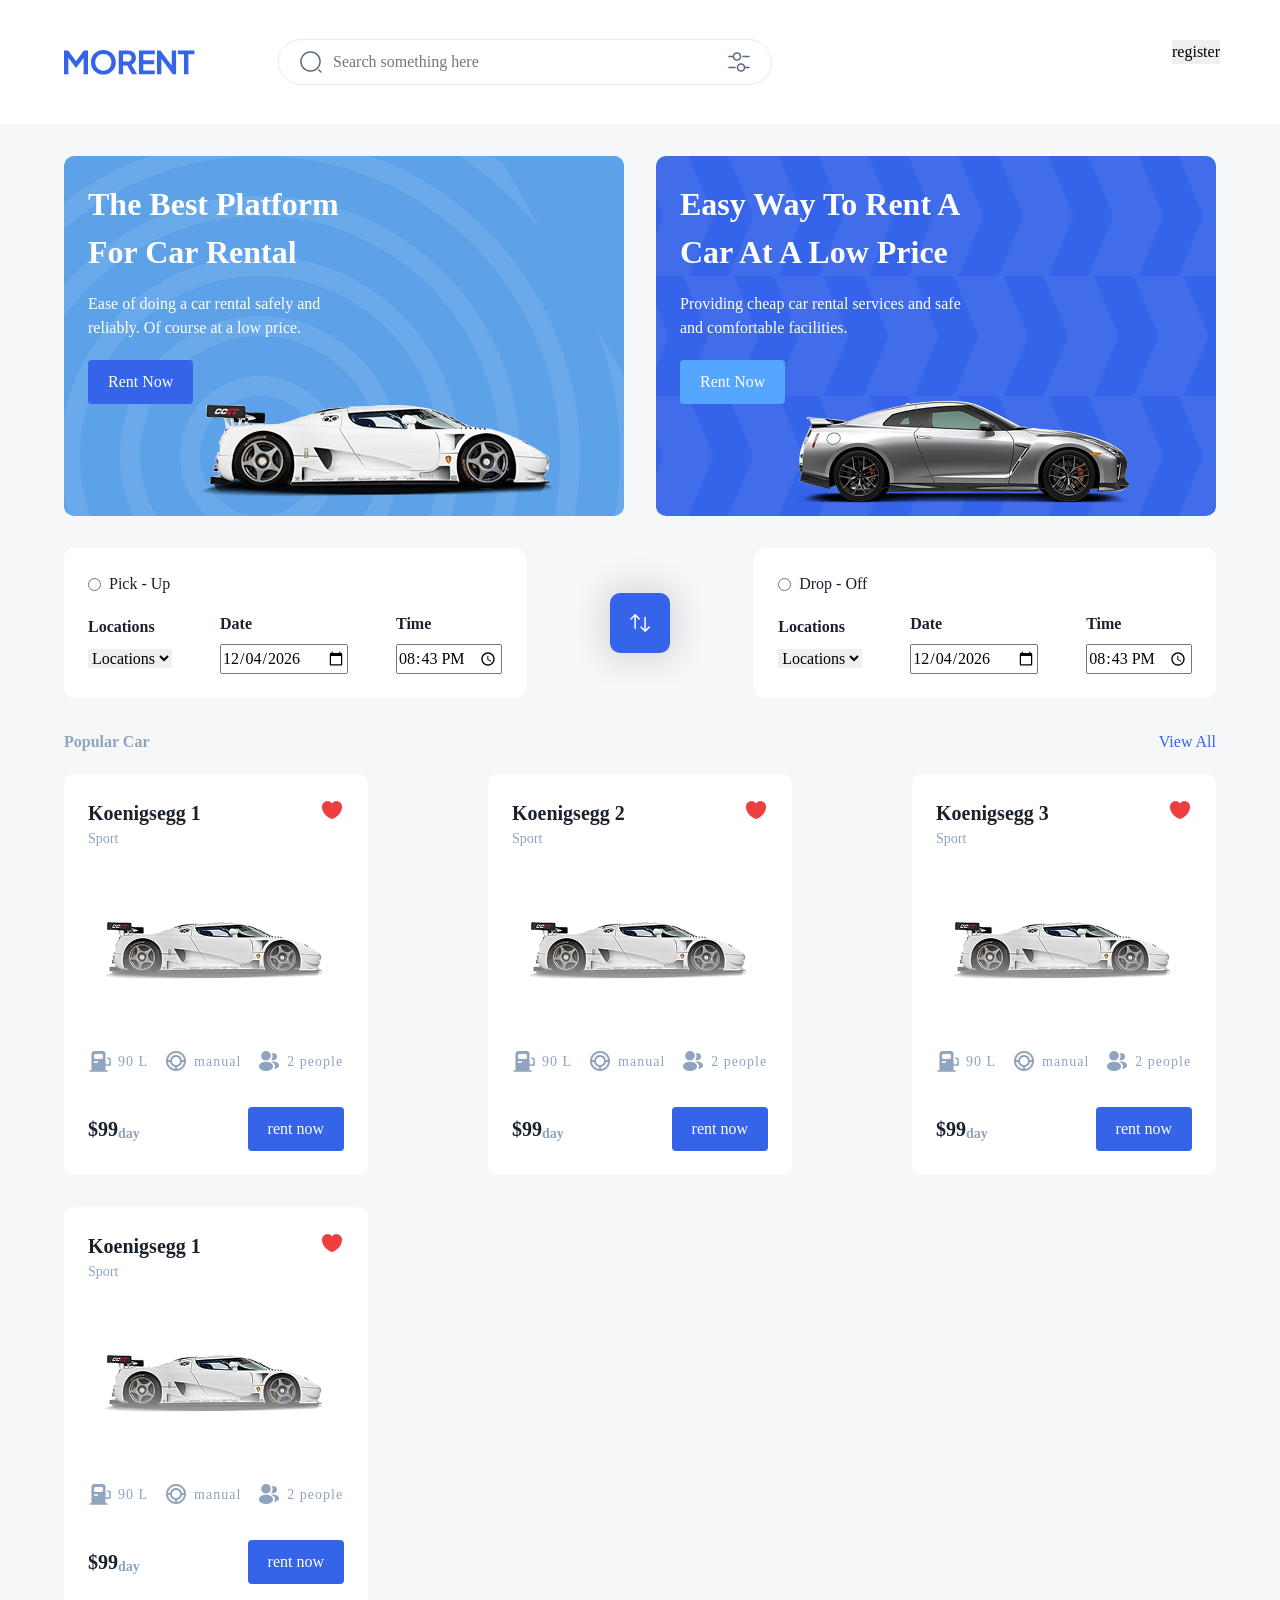
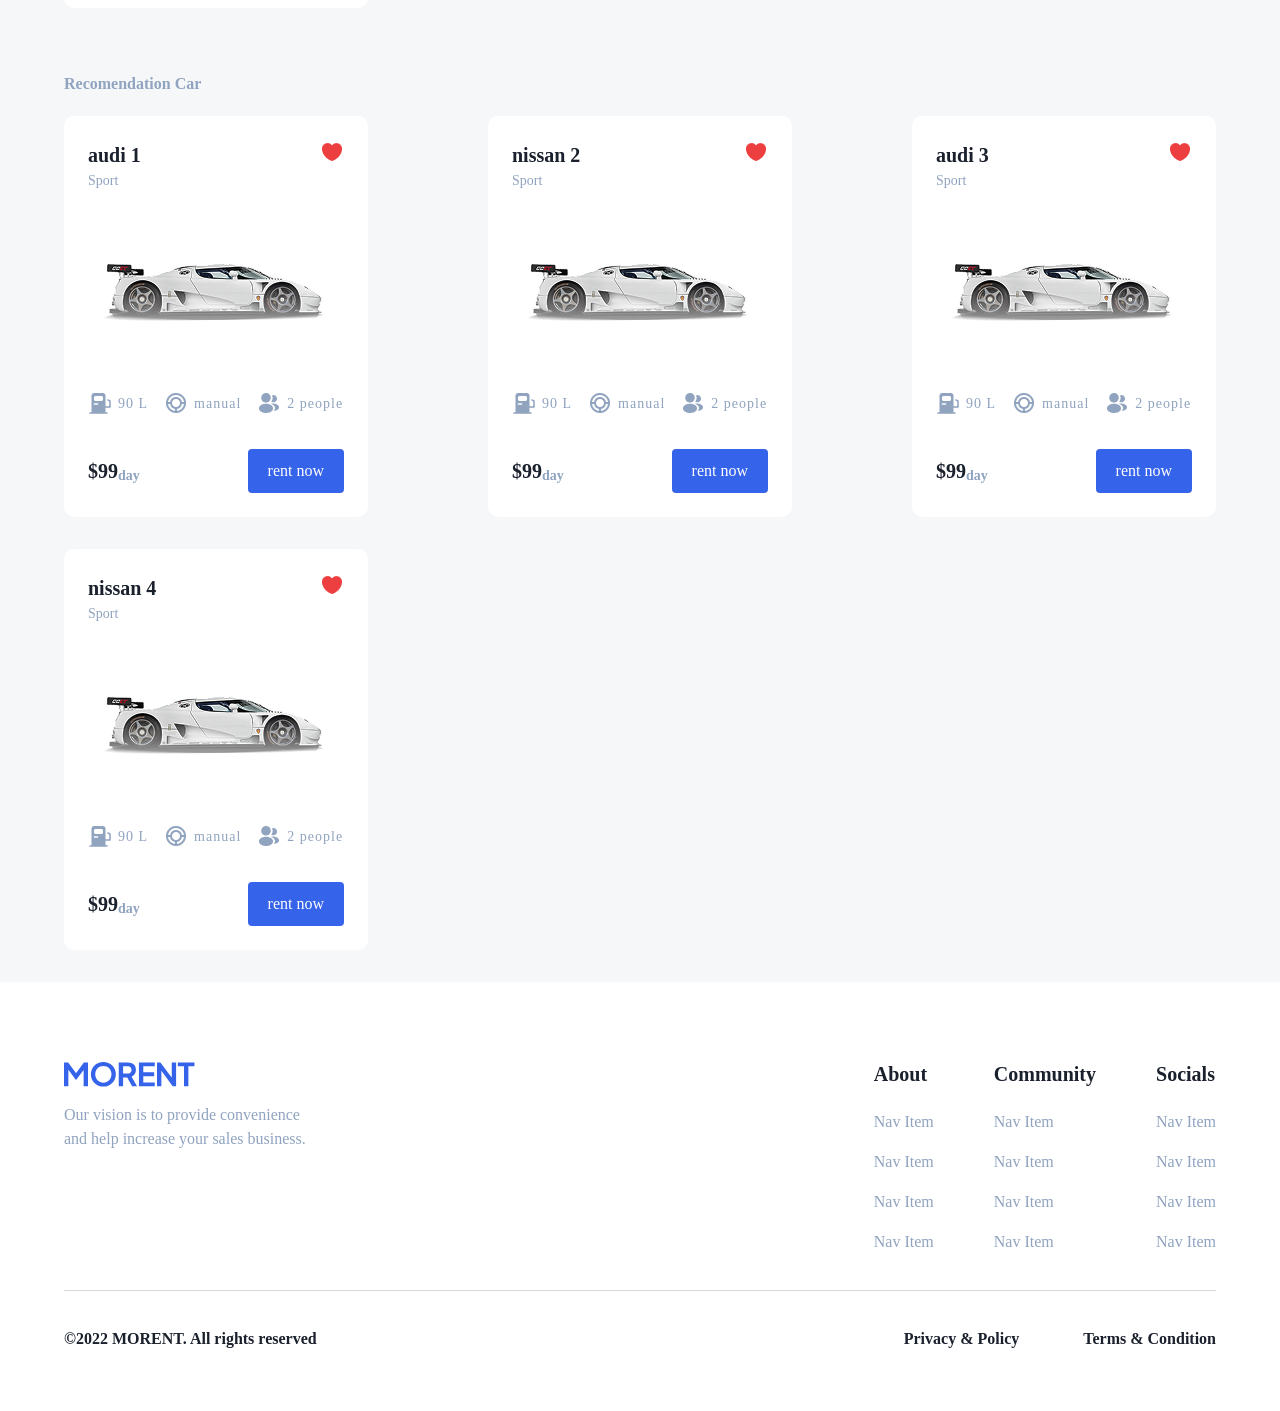
<file: index.html>
<!DOCTYPE html>
<html lang="en">

<head>
    <meta charset="UTF-8">
    <meta name="viewport" content="width=device-width, initial-scale=1.0">
    <title>Document</title>
    <link rel="stylesheet" href="assets/css/reset.css">
    <link rel="stylesheet" href="assets/css/style.css">
</head>

<body>
    <div class="container">
        <header>
            <div class="logo-search-wrapper">
                <div class="logo">
                    <a href="index.html">
                        <img src="assets/images/icons/logo.svg" alt="morent logo">
                    </a>
                </div>
                <div class="search">
                    <img src="assets/images/icons/search.png" alt="search icon">
                    <input type="text" placeholder="Search something here">
                    <a href="filter.html">
                        <img src="assets/images/icons/filter.png" alt="filter icon">
                    </a>
                </div>

            </div>
            <div class="cta-wrapper">
                <!-- <div class="cta">
                    <img src="assets/images/icons/heart.png" alt="heart icon">
                </div>
                <div class="cta">
                    <img src="assets/images/icons/notification.png" alt="notification icon">
                </div>
                <div class="cta">
                    <img src="assets/images/icons/settings.png" alt="settings icon">
                </div>
                <div id="mobile-menu" class="cta">
                    <img src="assets/images/icons/profile-picture.png" alt="profile picture">
                </div> -->
                <div class="cta">
                    <button type="button" id="regButton">
                        register
                    </button>
                </div>
            </div>

        </header>

    </div>

    <main>
        <div class="container">
            <section class="ads">
                <article class="ad">
                    <h2>The Best Platform for Car Rental</h2>
                    <p>Ease of doing a car rental safely and reliably. Of course at a low price.</p>
                    <button>rent now</button>
                    <img src="assets/images/ads/koenigsegg.png" alt="koenigsegg image">
                </article>
                <article class="ad">
                    <h2>Easy way to rent a car at a low price</h2>
                    <p>Providing cheap car rental services and safe and comfortable facilities.</p>
                    <button>rent now</button>
                    <img src="assets/images/ads/gtr.png" alt="nissan gtr image">
                </article>
            </section>
        </div>
        <div class="container">
            <section class="pickup-dropoff-filter">
                <form>
                    <div class="filters-wrapper pickup">
                        <div class="header">
                            <input id="pickup" type="radio">
                            <label for="pickup">pick - up</label>

                        </div>
                        <div class="body">
                            <div class="location filter">
                                <label for="cars">locations</label>
                                <select name="cars" id="cars">
                                    <option value="">Locations</option>
                                    <option value="volvo">Volvo</option>
                                    <option value="saab">Saab</option>
                                    <option value="opel">Opel</option>
                                    <option value="audi">Audi</option>
                                </select>
                            </div>
                            <div class="date filter">
                                <label for="date">date</label>
                                <input id="date" type="date">
                            </div>
                            <div class="time filter">
                                <label for="time">time</label>
                                <input id="time" type="time">
                            </div>
                        </div>
                    </div>
                    <button type="button">
                        <img src="assets/images/icons/swap.png" alt="swap icon">
                    </button>
                    <div class="filters-wrapper dropoff">
                        <div class="header">
                            <input id="dropoff" type="radio">
                            <label for="dropoff">drop - off</label>

                        </div>
                        <div class="body">
                            <div class="location filter">
                                <label for="cars">locations</label>
                                <select name="cars" id="cars">
                                    <option value="">Locations</option>
                                    <option value="volvo">Volvo</option>
                                    <option value="saab">Saab</option>
                                    <option value="opel">Opel</option>
                                    <option value="audi">Audi</option>
                                </select>
                            </div>
                            <div class="date filter">
                                <label for="date">date</label>
                                <input id="date" type="date">
                            </div>
                            <div class="time filter">
                                <label for="time">time</label>
                                <input id="time" type="time">
                            </div>
                        </div>
                    </div>

                </form>
            </section>

        </div>


        <div class="container">
            <section class="popular-car">
                <div class="header">
                    <h2>popular car</h2>
                    <a href="">view all</a>
                </div>
                <div class="wrapper">


                </div>

            </section>
        </div>

        <div class="container">
            <section class="recomendation-car">
                <div class="header">
                    <h2>recomendation car</h2>
                </div>
                <div class="wrapper">

                </div>

            </section>


        </div>





    </main>
    <div class="container">
        <footer>
            <div class="footer-inner-wrapper">
                <div class="footer-logo">
                    <a href="index.html">
                        <img src="assets/images/icons/logo.svg" alt="morent logo">
                    </a>
                    <p>Our vision is to provide convenience and help increase your sales business.</p>
                </div>
                <nav class="footer-nav">
                    <div class="nav-group about">
                        <h4>About</h4>
                        <ul>
                            <li><a href="#">nav item </a></li>
                            <li><a href="#">nav item </a></li>
                            <li><a href="#">nav item </a></li>
                            <li><a href="#">nav item </a></li>
                        </ul>
                    </div>
                    <div class="nav-group community">
                        <h4>Community</h4>
                        <ul>
                            <li><a href="#">nav item </a></li>
                            <li><a href="#">nav item </a></li>
                            <li><a href="#">nav item </a></li>
                            <li><a href="#">nav item </a></li>
                        </ul>
                    </div>
                    <div class="nav-group socials">
                        <h4>Socials</h4>
                        <ul>
                            <li><a href="#">nav item </a></li>
                            <li><a href="#">nav item </a></li>
                            <li><a href="#">nav item </a></li>
                            <li><a href="#">nav item </a></li>
                        </ul>
                    </div>

                </nav>
            </div>


            <div class="footer-inner-wrapper">
                <div class="copy">
                    <p>©2022 MORENT. All rights reserved</p>
                </div>
                <div class="privacy-policy">
                    <a href="#">Privacy & Policy</a>
                    <a href="#">Terms & Condition</a>
                </div>
            </div>
        </footer>

    </div>
    <script src="app.js" type="module"></script>
</body>

</html>
</file>
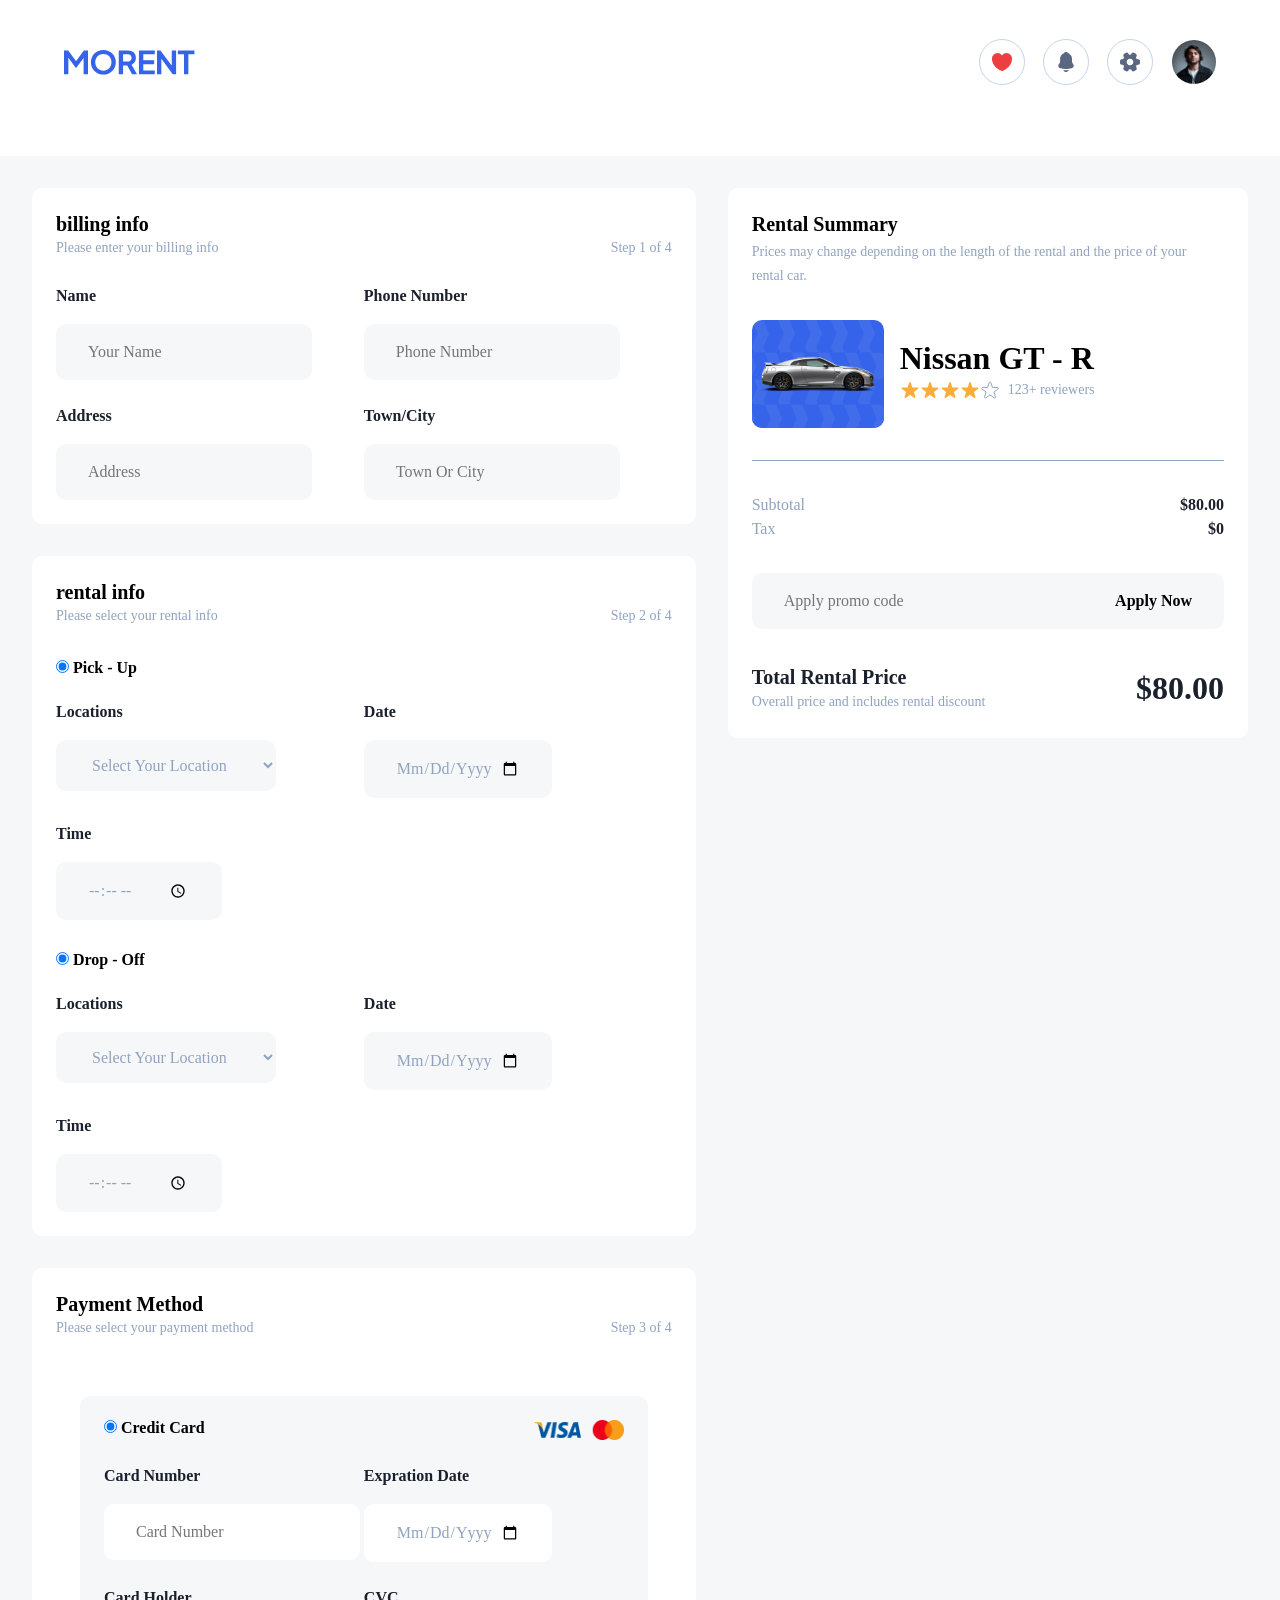
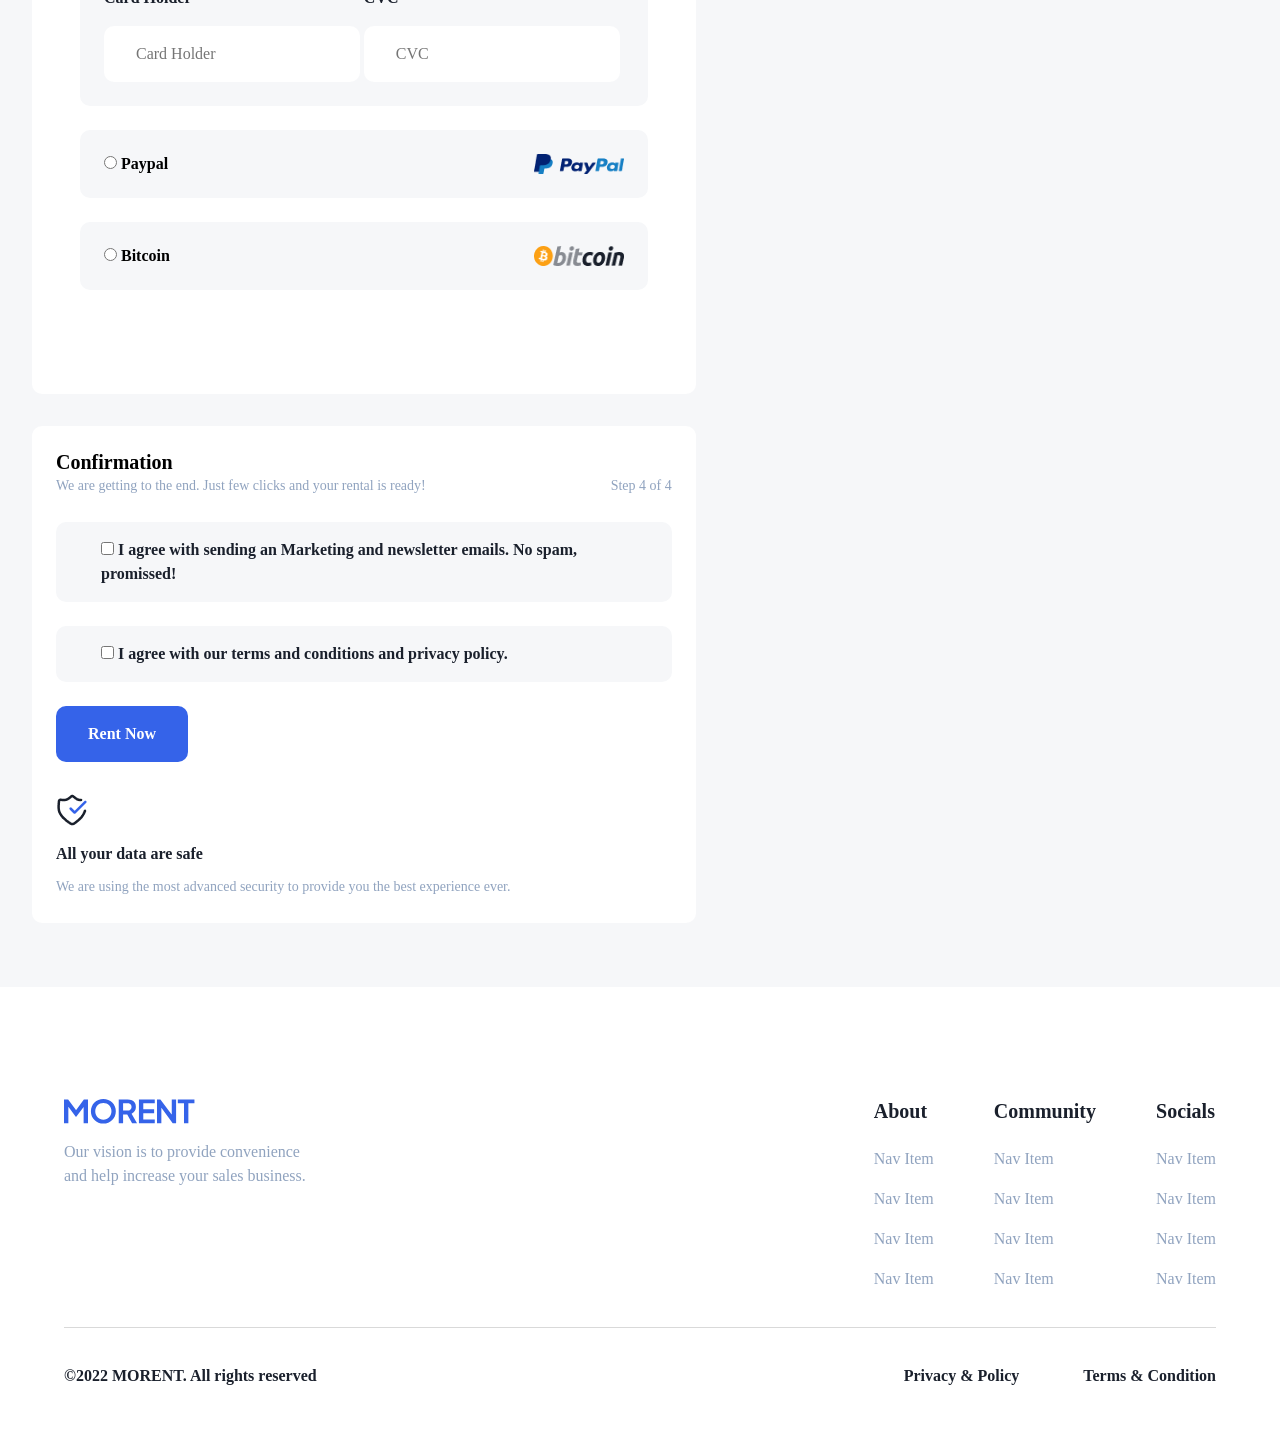
<file: checkout.html>
<!DOCTYPE html>
<html lang="en">

<head>
    <meta charset="UTF-8">
    <meta name="viewport" content="width=device-width, initial-scale=1.0">
    <title>Document</title>
    <link rel="stylesheet" href="assets/css/reset.css">
    <link rel="stylesheet" href="assets/css/style.css">
</head>

<body>
    <div class="container">
        <header>
            <div class="logo-search-wrapper">
                <div class="logo">
                    <a href="index.html">
                        <img src="assets/images/icons/logo.svg" alt="morent logo">
                    </a>
                </div>
            </div>
            <div class="cta-wrapper">
                <div class="cta">
                    <img src="assets/images/icons/heart.png" alt="heart icon">
                </div>
                <div class="cta">
                    <img src="assets/images/icons/notification.png" alt="notification icon">
                </div>
                <div class="cta">
                    <img src="assets/images/icons/settings.png" alt="settings icon">
                </div>
                <div id="mobile-menu" class="cta">
                    <img src="assets/images/icons/profile-picture.png" alt="profile picture">
                </div>
            </div>
        </header>
    </div>

    <section class="checkout">
        <main class="flex justify-center">
            <form>
                <fieldset>
                    <div>
                        <legend>billing info</legend>
                    </div>
                    <div class="flex justify-between ">
                        <p>Please enter your billing info</p>
                        <span>Step 1 of 4</span>
                    </div>

                    <div class="grid">
                        <div>
                            <label for="name">Name</label>
                            <input type="text" id="name" placeholder="Your name">
                        </div>
                        <div>
                            <label for="phone">Phone Number</label>
                            <input type="text" id="phone" placeholder="Phone number">
                        </div>
                        <div>
                            <label for="address">Address</label>
                            <input type="text" id="address" placeholder="Address">
                        </div>
                        <div>
                            <label for="city">Town/City</label>
                            <input type="text" id="city" placeholder="Town or City">
                        </div>

                    </div>

                </fieldset>
                <fieldset>
                    <div>
                        <legend>rental info</legend>
                    </div>

                    <div class="flex justify-between ">
                        <p>Please select your rental info</p>
                        <span>Step 2 of 4</span>
                    </div>
                    <div class="pickup-dropoff radio">
                        <input type="radio" id="pickup" checked>
                        <label for="pickup">pick - up</label>
                    </div>

                    <div class="grid">
                        <div>
                            <label for="location-pickup">locations</label>
                            <select id="location-pickup" name="location">
                                <option>Select your location</option>
                                <option>Tbilisi</option>
                                <option>Rustavi</option>
                                <option>Batumi</option>
                            </select>
                        </div>
                        <div>
                            <label for="date-pickup">date</label>
                            <input id="date-pickup" type="date">
                        </div>
                        <div>
                            <label for="time-pickup">Time</label>
                            <input id="time-pickupf" type="time" placeholder="select your time">
                        </div>
                    </div>

                    <div class=" pickup-dropoff radio">
                        <input type="radio" id="dropoff" checked>
                        <label for="dropoff">drop - off</label>
                    </div>

                    <div class="grid">
                        <div>
                            <label for="location-dropoff">locations</label>
                            <select id="location-dropoff" name="location">
                                <option>Select your location</option>
                                <option>Tbilisi</option>
                                <option>Rustavi</option>
                                <option>Batumi</option>
                            </select>
                        </div>
                        <div>
                            <label for="date-dropoff">date</label>
                            <input id="date-dropoff" type="date">
                        </div>
                        <div>
                            <label for="time-dropoff">Time</label>
                            <input id="time-dropoff" type="time" placeholder="select your time">
                        </div>
                    </div>

                </fieldset>
                <fieldset>
                    <div>
                        <legend>Payment Method</legend>
                    </div>
                    <div class="flex justify-between ">
                        <p>Please select your payment method</p>
                        <span>Step 3 of 4</span>
                    </div>
                    <div class="payment-methods">
                        <div class=" payment credit-card align-center">
                            <div class="flex justify-between">
                                <div class="radio">
                                    <input type="radio" id="pay" checked>
                                    <label for="pay">credit card</label>
                                </div>
                                <img src="assets/images/icons/visa.png" alt="visa logo">

                            </div>

                            <div class="grid">
                                <div>
                                    <label for="number">card number</label>
                                    <input type="text" id="number" placeholder="card number">
                                </div>
                                <div>
                                    <label for="expration">Expration Date</label>
                                    <input type="date" id="expration">
                                </div>
                                <div>
                                    <label for="holder">Card Holder</label>
                                    <input type="text" id="holder" placeholder="Card Holder">
                                </div>
                                <div>
                                    <label for="cvc">CVC</label>
                                    <input type="text" id="cvc" placeholder="CVC">
                                </div>
                            </div>
                        </div>

                        <div class=" payment paypal flex justify-between align-center">
                            <div class="radio">
                                <input type="radio" name="paypal" id="paypal" unchecked>
                                <label for="paypal">Paypal</label>
                            </div>
                            <img src="assets/images/icons/paypal.png" alt="paypal logo">
                        </div>

                        <div class="payment bitcoin flex justify-between align-center">
                            <div class="radio">
                                <input type="radio" name="bitcoin" id="bitcoin" unchecked>
                                <label for="bitcoin">Bitcoin</label>
                            </div>
                            <img src="assets/images/icons/bitcoin.png" alt="bitcoin logo">
                        </div>

                    </div>
                </fieldset>

                <fieldset>
                    <div>
                        <legend>Confirmation</legend>
                    </div>
                    <div class="flex justify-between ">
                        <p>We are getting to the end. Just few clicks and your rental is ready!</p>
                        <span>Step 4 of 4</span>
                    </div>
                    <div class="agree">
                        <input type="checkbox" name="agree" id="agree">
                        <label for="agree">I agree with sending an Marketing and newsletter emails. No spam,
                            promissed!</label>
                    </div>
                    <div class="agree">
                        <input type="checkbox" name="agree" id="agree">
                        <label for="agree">I agree with our terms and conditions and privacy policy.</label>
                    </div>

                    <button>rent now</button>
                    <div class="confirmed">
                        <img src="assets/images/icons/safety.png" alt="security safety icon">
                        <p>All your data are safe</p>
                        <span>We are using the most advanced security to provide you the best experience ever.</span>

                    </div>
                </fieldset>

            </form>

            <aside>
                <h3>
                    Rental Summary
                </h3>
                <p>
                    Prices may change depending on the length of the rental and the price of your rental car.
                </p>
                <div class="image-title-wrapper flex align-center">
                    <div class="thumbnail"><img src="assets/images/ads/gtr.png" alt="nissan gtr image"></div>
                    <div>
                        <h1>Nissan GT - R</h1>
                        <div class="rating flex align-center">
                            <div class="stars-wrapper flex">
                                <div class="star">
                                    <svg width="20" height="20" viewBox="0 0 20 20" fill="none"
                                        xmlns="http://www.w3.org/2000/svg">
                                        <path fill-rule="evenodd" clip-rule="evenodd"
                                            d="M9.16676 2.65838C9.22433 2.47584 9.33858 2.31641 9.49294 2.20324C9.64729 2.09007 9.8337 2.02905 10.0251 2.02905C10.2165 2.02905 10.4029 2.09007 10.5573 2.20324C10.7116 2.31641 10.8259 2.47584 10.8834 2.65838L12.4334 7.42505H17.4334C17.6317 7.41755 17.8269 7.47516 17.9893 7.58908C18.1517 7.70299 18.2724 7.86695 18.3329 8.05589C18.3933 8.24484 18.3903 8.44838 18.3242 8.63542C18.2581 8.82247 18.1325 8.98273 17.9668 9.09171L13.9084 12.0334L15.4584 16.8084C15.5197 16.9903 15.5213 17.187 15.4628 17.3698C15.4044 17.5526 15.2891 17.712 15.1336 17.8246C14.9782 17.9372 14.7908 17.9972 14.5989 17.9958C14.407 17.9944 14.2205 17.9316 14.0668 17.8167L10.0001 14.8417L5.94176 17.7917C5.78802 17.9066 5.60157 17.9694 5.40963 17.9708C5.2177 17.9722 5.03034 17.9122 4.87491 17.7996C4.71948 17.687 4.60412 17.5276 4.54569 17.3448C4.48725 17.162 4.4888 16.9653 4.5501 16.7834L6.1001 12.0084L2.04176 9.06671C1.876 8.95773 1.75047 8.79747 1.68437 8.61042C1.61826 8.42338 1.6152 8.21984 1.67566 8.03089C1.73612 7.84195 1.85678 7.67799 2.0192 7.56408C2.18161 7.45016 2.37686 7.39255 2.5751 7.40005H7.5751L9.16676 2.65838Z"
                                            fill="#FBAD39" />
                                    </svg>

                                </div>
                                <div class="star">
                                    <svg width="20" height="20" viewBox="0 0 20 20" fill="none"
                                        xmlns="http://www.w3.org/2000/svg">
                                        <path fill-rule="evenodd" clip-rule="evenodd"
                                            d="M9.16676 2.65838C9.22433 2.47584 9.33858 2.31641 9.49294 2.20324C9.64729 2.09007 9.8337 2.02905 10.0251 2.02905C10.2165 2.02905 10.4029 2.09007 10.5573 2.20324C10.7116 2.31641 10.8259 2.47584 10.8834 2.65838L12.4334 7.42505H17.4334C17.6317 7.41755 17.8269 7.47516 17.9893 7.58908C18.1517 7.70299 18.2724 7.86695 18.3329 8.05589C18.3933 8.24484 18.3903 8.44838 18.3242 8.63542C18.2581 8.82247 18.1325 8.98273 17.9668 9.09171L13.9084 12.0334L15.4584 16.8084C15.5197 16.9903 15.5213 17.187 15.4628 17.3698C15.4044 17.5526 15.2891 17.712 15.1336 17.8246C14.9782 17.9372 14.7908 17.9972 14.5989 17.9958C14.407 17.9944 14.2205 17.9316 14.0668 17.8167L10.0001 14.8417L5.94176 17.7917C5.78802 17.9066 5.60157 17.9694 5.40963 17.9708C5.2177 17.9722 5.03034 17.9122 4.87491 17.7996C4.71948 17.687 4.60412 17.5276 4.54569 17.3448C4.48725 17.162 4.4888 16.9653 4.5501 16.7834L6.1001 12.0084L2.04176 9.06671C1.876 8.95773 1.75047 8.79747 1.68437 8.61042C1.61826 8.42338 1.6152 8.21984 1.67566 8.03089C1.73612 7.84195 1.85678 7.67799 2.0192 7.56408C2.18161 7.45016 2.37686 7.39255 2.5751 7.40005H7.5751L9.16676 2.65838Z"
                                            fill="#FBAD39" />
                                    </svg>

                                </div>
                                <div class="star">
                                    <svg width="20" height="20" viewBox="0 0 20 20" fill="none"
                                        xmlns="http://www.w3.org/2000/svg">
                                        <path fill-rule="evenodd" clip-rule="evenodd"
                                            d="M9.16676 2.65838C9.22433 2.47584 9.33858 2.31641 9.49294 2.20324C9.64729 2.09007 9.8337 2.02905 10.0251 2.02905C10.2165 2.02905 10.4029 2.09007 10.5573 2.20324C10.7116 2.31641 10.8259 2.47584 10.8834 2.65838L12.4334 7.42505H17.4334C17.6317 7.41755 17.8269 7.47516 17.9893 7.58908C18.1517 7.70299 18.2724 7.86695 18.3329 8.05589C18.3933 8.24484 18.3903 8.44838 18.3242 8.63542C18.2581 8.82247 18.1325 8.98273 17.9668 9.09171L13.9084 12.0334L15.4584 16.8084C15.5197 16.9903 15.5213 17.187 15.4628 17.3698C15.4044 17.5526 15.2891 17.712 15.1336 17.8246C14.9782 17.9372 14.7908 17.9972 14.5989 17.9958C14.407 17.9944 14.2205 17.9316 14.0668 17.8167L10.0001 14.8417L5.94176 17.7917C5.78802 17.9066 5.60157 17.9694 5.40963 17.9708C5.2177 17.9722 5.03034 17.9122 4.87491 17.7996C4.71948 17.687 4.60412 17.5276 4.54569 17.3448C4.48725 17.162 4.4888 16.9653 4.5501 16.7834L6.1001 12.0084L2.04176 9.06671C1.876 8.95773 1.75047 8.79747 1.68437 8.61042C1.61826 8.42338 1.6152 8.21984 1.67566 8.03089C1.73612 7.84195 1.85678 7.67799 2.0192 7.56408C2.18161 7.45016 2.37686 7.39255 2.5751 7.40005H7.5751L9.16676 2.65838Z"
                                            fill="#FBAD39" />
                                    </svg>

                                </div>
                                <div class="star">
                                    <svg width="20" height="20" viewBox="0 0 20 20" fill="none"
                                        xmlns="http://www.w3.org/2000/svg">
                                        <path fill-rule="evenodd" clip-rule="evenodd"
                                            d="M9.16676 2.65838C9.22433 2.47584 9.33858 2.31641 9.49294 2.20324C9.64729 2.09007 9.8337 2.02905 10.0251 2.02905C10.2165 2.02905 10.4029 2.09007 10.5573 2.20324C10.7116 2.31641 10.8259 2.47584 10.8834 2.65838L12.4334 7.42505H17.4334C17.6317 7.41755 17.8269 7.47516 17.9893 7.58908C18.1517 7.70299 18.2724 7.86695 18.3329 8.05589C18.3933 8.24484 18.3903 8.44838 18.3242 8.63542C18.2581 8.82247 18.1325 8.98273 17.9668 9.09171L13.9084 12.0334L15.4584 16.8084C15.5197 16.9903 15.5213 17.187 15.4628 17.3698C15.4044 17.5526 15.2891 17.712 15.1336 17.8246C14.9782 17.9372 14.7908 17.9972 14.5989 17.9958C14.407 17.9944 14.2205 17.9316 14.0668 17.8167L10.0001 14.8417L5.94176 17.7917C5.78802 17.9066 5.60157 17.9694 5.40963 17.9708C5.2177 17.9722 5.03034 17.9122 4.87491 17.7996C4.71948 17.687 4.60412 17.5276 4.54569 17.3448C4.48725 17.162 4.4888 16.9653 4.5501 16.7834L6.1001 12.0084L2.04176 9.06671C1.876 8.95773 1.75047 8.79747 1.68437 8.61042C1.61826 8.42338 1.6152 8.21984 1.67566 8.03089C1.73612 7.84195 1.85678 7.67799 2.0192 7.56408C2.18161 7.45016 2.37686 7.39255 2.5751 7.40005H7.5751L9.16676 2.65838Z"
                                            fill="#FBAD39" />
                                    </svg>

                                </div>
                                <div class="star">
                                    <svg width="20" height="20" viewBox="0 0 20 20" fill="none"
                                        xmlns="http://www.w3.org/2000/svg">
                                        <path fill-rule="evenodd" clip-rule="evenodd"
                                            d="M9.16676 2.65838C9.22433 2.47584 9.33858 2.31641 9.49294 2.20324C9.64729 2.09007 9.8337 2.02905 10.0251 2.02905C10.2165 2.02905 10.4029 2.09007 10.5573 2.20324C10.7116 2.31641 10.8259 2.47584 10.8834 2.65838L12.4334 7.42505H17.4334C17.6317 7.41755 17.8269 7.47516 17.9893 7.58908C18.1517 7.70299 18.2724 7.86695 18.3329 8.05589C18.3933 8.24484 18.3903 8.44838 18.3242 8.63542C18.2581 8.82247 18.1325 8.98273 17.9668 9.09171L13.9084 12.0334L15.4584 16.8084C15.5197 16.9903 15.5213 17.187 15.4628 17.3698C15.4044 17.5526 15.2891 17.712 15.1336 17.8246C14.9782 17.9372 14.7908 17.9972 14.5989 17.9958C14.407 17.9944 14.2205 17.9316 14.0668 17.8167L10.0001 14.8417L5.94176 17.7917C5.78802 17.9066 5.60157 17.9694 5.40963 17.9708C5.2177 17.9722 5.03034 17.9122 4.87491 17.7996C4.71948 17.687 4.60412 17.5276 4.54569 17.3448C4.48725 17.162 4.4888 16.9653 4.5501 16.7834L6.1001 12.0084L2.04176 9.06671C1.876 8.95773 1.75047 8.79747 1.68437 8.61042C1.61826 8.42338 1.6152 8.21984 1.67566 8.03089C1.73612 7.84195 1.85678 7.67799 2.0192 7.56408C2.18161 7.45016 2.37686 7.39255 2.5751 7.40005H7.5751L9.16676 2.65838Z"
                                            fill="transparent" stroke="#90A3BF" stroke-width="1" />
                                    </svg>


                                </div>
                            </div>
                            <div class="reviewers-count flex align-center">
                                <span class="amount">123</span>
                                <span>+ reviewers</span>
                            </div>
                        </div>
                    </div>
                </div>
                <div class="rental-price">
                    <div class="subtotal flex justify-between">
                        <span>Subtotal</span>
                        <span>$80.00</span>
                    </div>
                    <div class="tax flex justify-between">
                        <span>Tax</span>
                        <span>$0</span>
                    </div>

                </div>
                <div class="promo-wrapper flex">
                    <input type="text" placeholder="Apply promo code">
                    <button>apply now</button>
                </div>
                <div class="total-price flex justify-between align-center">
                    <div>
                        <p>Total Rental Price</p>
                        <span>Overall price and includes rental discount</span>
                    </div>
                    <span>$80.00</span>
                </div>

            </aside>
        </main>
    </section>

    <div class="container">
        <footer>
            <div class="footer-inner-wrapper">
                <div class="footer-logo">
                    <a href="index.html">
                        <img src="assets/images/icons/logo.svg" alt="morent logo">
                    </a>
                    <p>Our vision is to provide convenience and help increase your sales business.</p>
                </div>
                <nav class="footer-nav">
                    <div class="nav-group about">
                        <h4>About</h4>
                        <ul>
                            <li><a href="#">nav item </a></li>
                            <li><a href="#">nav item </a></li>
                            <li><a href="#">nav item </a></li>
                            <li><a href="#">nav item </a></li>
                        </ul>
                    </div>
                    <div class="nav-group community">
                        <h4>Community</h4>
                        <ul>
                            <li><a href="#">nav item </a></li>
                            <li><a href="#">nav item </a></li>
                            <li><a href="#">nav item </a></li>
                            <li><a href="#">nav item </a></li>
                        </ul>
                    </div>
                    <div class="nav-group socials">
                        <h4>Socials</h4>
                        <ul>
                            <li><a href="#">nav item </a></li>
                            <li><a href="#">nav item </a></li>
                            <li><a href="#">nav item </a></li>
                            <li><a href="#">nav item </a></li>
                        </ul>
                    </div>

                </nav>
            </div>


            <div class="footer-inner-wrapper">
                <div class="copy">
                    <p>©2022 MORENT. All rights reserved</p>
                </div>
                <div class="privacy-policy">
                    <a href="#">Privacy & Policy</a>
                    <a href="#">Terms & Condition</a>
                </div>
            </div>
        </footer>

    </div>

    <script src="app.js"></script>

</body>

</html>
</file>
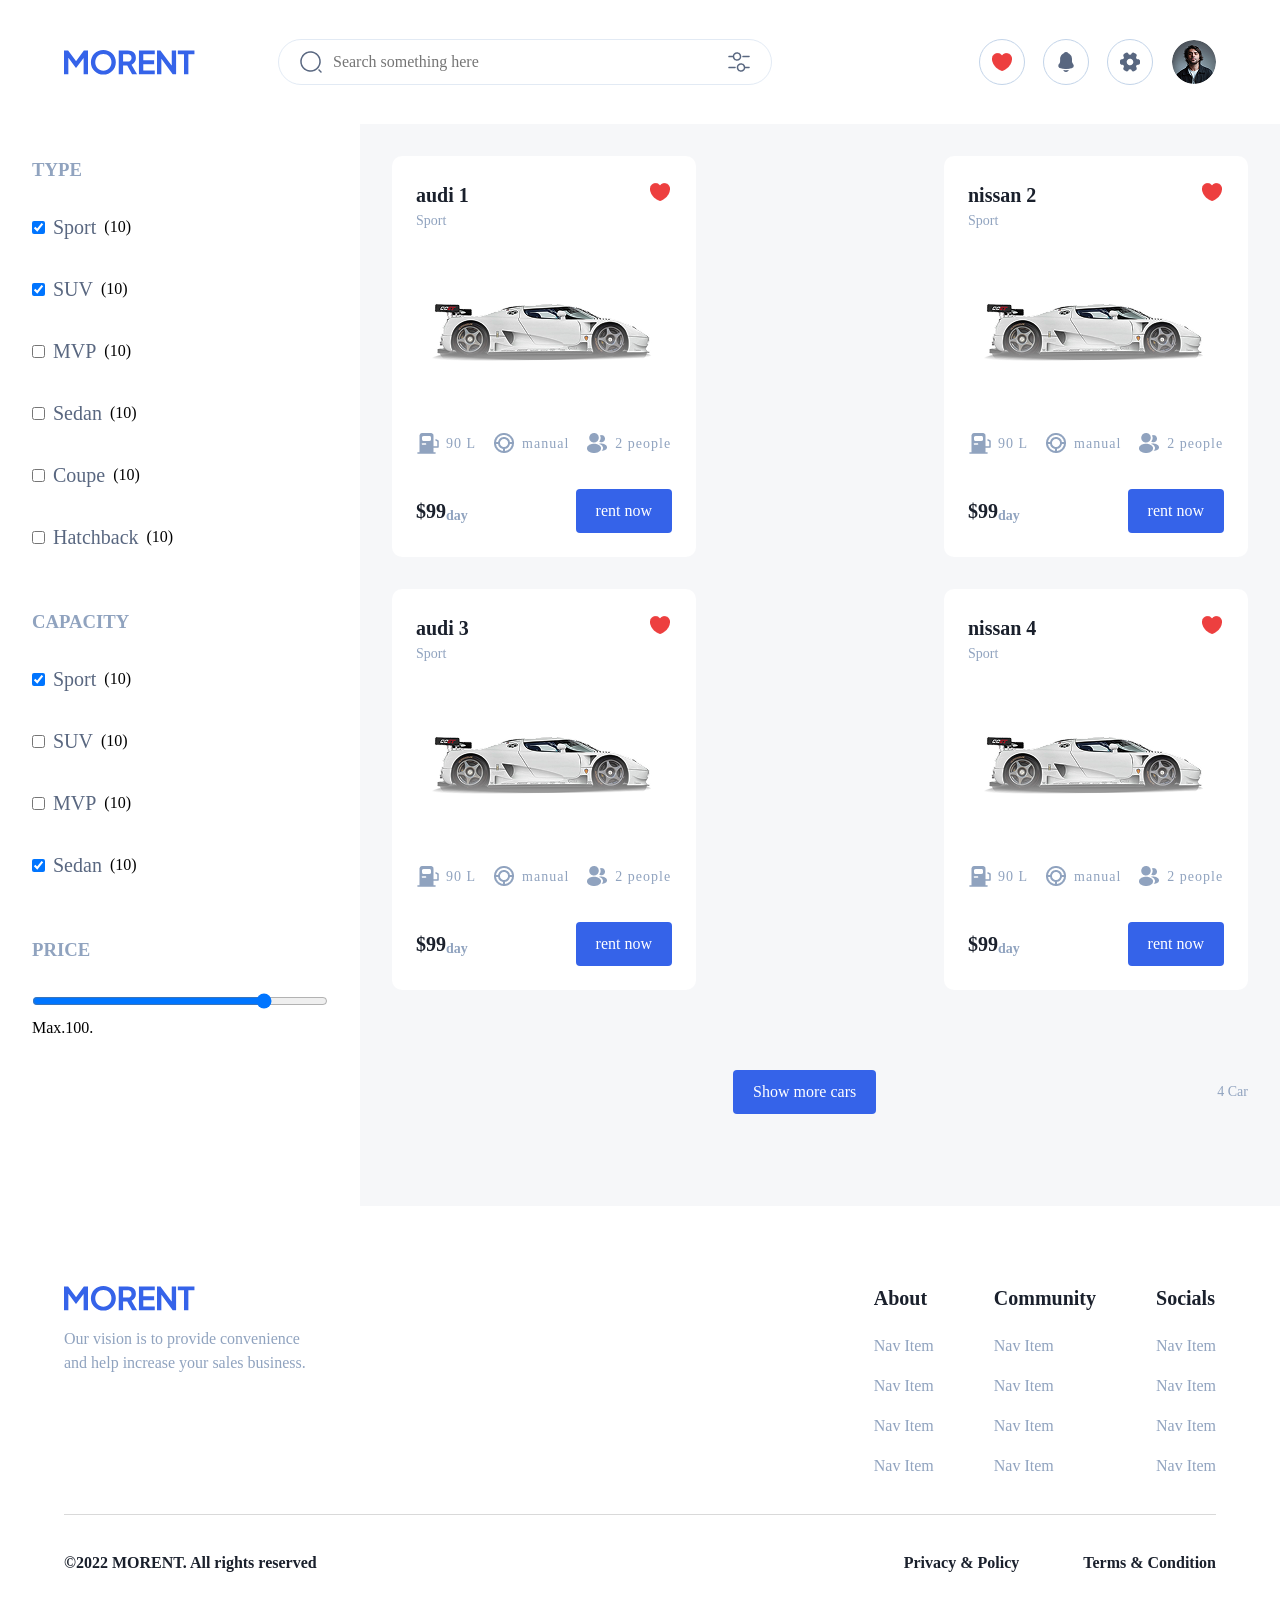
<file: filter.html>
<!DOCTYPE html>
<html lang="en">

<head>
    <meta charset="UTF-8">
    <meta name="viewport" content="width=device-width, initial-scale=1.0">
    <title>Document</title>
    <link rel="stylesheet" href="assets/css/reset.css">
    <link rel="stylesheet" href="assets/css/style.css">
</head>

<body>
    <div class="container">
        <header>
            <div class="logo-search-wrapper">
                <div class="logo">
                    <a href="index.html">
                        <img src="assets/images/icons/logo.svg" alt="morent logo">
                    </a>
                </div>
                <div class="search">
                    <img src="assets/images/icons/search.png" alt="search icon">
                    <input type="text" placeholder="Search something here" id="search">
                    <a href="filter.html">

                        <img src="assets/images/icons/filter.png" alt="filter icon">
                    </a>
                </div>

            </div>
            <div class="cta-wrapper">
                <div class="cta">
                    <img src="assets/images/icons/heart.png" alt="heart icon">
                </div>
                <div class="cta">
                    <img src="assets/images/icons/notification.png" alt="notification icon">
                </div>
                <div class="cta">
                    <img src="assets/images/icons/settings.png" alt="settings icon">
                </div>
                <div id="mobile-menu" class="cta">
                    <img src="assets/images/icons/profil.png" alt="profile icon">
                </div>
            </div>

        </header>

    </div>
    <main class="flex">
        <aside>
            <form>
                <div class="filters type">
                    <h3>type</h3>
                    <div class="wrapper">
                        <div>
                            <input type="checkbox" id="sport" checked>
                            <label for="sport">Sport </label>
                            <span>(10)</span>
                        </div>
                        <div>
                            <input type="checkbox" id="suv" checked>
                            <label for="suv">SUV</label>
                            <span>(10)</span>
                        </div>
                        <div>
                            <input type="checkbox" id="mvp">
                            <label for="mvp">MVP</label>
                            <span>(10)</span>
                        </div>
                        <div>
                            <input type="checkbox" id="sedan">
                            <label for="sedan">Sedan</label>
                            <span>(10)</span>
                        </div>
                        <div>
                            <input type="checkbox" id="coupe">
                            <label for="coupe">Coupe</label>
                            <span>(10)</span>
                        </div>
                        <div>
                            <input type="checkbox" id="hatchback">
                            <label for="hatchback">Hatchback</label>
                            <span>(10)</span>
                        </div>

                    </div>
                </div>

                <div class="filters capacity">
                    <h3>capacity</h3>
                    <div class="wrapper">
                        <div>
                            <input type="checkbox" id="2person" checked>
                            <label for="2person">Sport </label>
                            <span>(10)</span>
                        </div>
                        <div>
                            <input type="checkbox" id="4person">
                            <label for="4person">SUV</label>
                            <span>(10)</span>
                        </div>
                        <div>
                            <input type="checkbox" id="6person">
                            <label for="6person">MVP</label>
                            <span>(10)</span>
                        </div>
                        <div>
                            <input type="checkbox" id="8person" checked>
                            <label for="8person">Sedan</label>
                            <span>(10)</span>
                        </div>


                    </div>



                </div>

                <div class="filters price">
                    <h3>price</h3>
                    <input type="range" name="" id="" value="80">
                    <span>Max.100.</span>

                </div>


            </form>

        </aside>

        <section page="filter" class="filter">
            <div class="wrapper">


            </div>

            <footer>
                <button>
                    Show more cars
                </button>
                <div class="counter-wrapper">
                    <span class="counter-value">120</span>
                    <span class="counter-text">Car</span>
                </div>

            </footer>
        </section>

    </main>
    <div class="container">
        <footer>
            <div class="footer-inner-wrapper">
                <div class="footer-logo">
                    <a href="index.html">
                        <img src="assets/images/icons/logo.svg" alt="morent logo">
                    </a>
                    <p>Our vision is to provide convenience and help increase your sales business.</p>
                </div>
                <nav class="footer-nav">
                    <div class="nav-group about">
                        <h4>About</h4>
                        <ul>
                            <li><a href="#">nav item </a></li>
                            <li><a href="#">nav item </a></li>
                            <li><a href="#">nav item </a></li>
                            <li><a href="#">nav item </a></li>
                        </ul>
                    </div>
                    <div class="nav-group community">
                        <h4>Community</h4>
                        <ul>
                            <li><a href="#">nav item </a></li>
                            <li><a href="#">nav item </a></li>
                            <li><a href="#">nav item </a></li>
                            <li><a href="#">nav item </a></li>
                        </ul>
                    </div>
                    <div class="nav-group socials">
                        <h4>Socials</h4>
                        <ul>
                            <li><a href="#">nav item </a></li>
                            <li><a href="#">nav item </a></li>
                            <li><a href="#">nav item </a></li>
                            <li><a href="#">nav item </a></li>
                        </ul>
                    </div>

                </nav>
            </div>


            <div class="footer-inner-wrapper">
                <div class="copy">
                    <p>©2022 MORENT. All rights reserved</p>
                </div>
                <div class="privacy-policy">
                    <a href="#">Privacy & Policy</a>
                    <a href="#">Terms & Condition</a>
                </div>
            </div>
        </footer>

    </div>
    <script src="app.js" type="module"></script>

</body>

</html>
</file>
<file: assets/css/style.css>
:root {
    --primary-color: #3563E9;
    --secondary-color: #90A3BF;
    --info-color: #54A6FF;
    --white-color: #fff;
    --black-color: #000;
    --background-color: rgba(246, 247, 249, 1);
    --text-dark: #1A202C;
}

body {}

.container {
    max-width: 1312px;
    margin-inline: auto;
    width: 90%;
}

.flex {
    display: flex;
}

.justify-between {
    justify-content: space-between;
}

.justify-center {
    justify-content: center;
}

.justify-end {
    justify-content: flex-end;
}

.align-center {
    align-items: center;
}

.flex-wrap {
    flex-wrap: wrap;
}

header {
    display: flex;
    justify-content: space-between;
    align-items: center;
    padding-block: 40px;

    .logo-search-wrapper {
        display: flex;
        gap: 84px;
        align-items: center;
    }

    .search {
        display: flex;
        align-items: center;
        gap: 10px;
        padding: 10px 20px;
        width: 492px;
        outline: 1px solid #c3d4e97c;
        border-radius: 70px;

        img {
            cursor: pointer;
        }

        input {
            border: none;
            flex-grow: 1;

            &:focus {
                outline: none;
            }
        }
    }

    .cta-wrapper {
        display: flex;
        gap: 20px;
        align-items: center;

        .cta {
            flex-shrink: 0;
            padding: 10px;
            outline: 1px solid #C3D4E9;
            border-radius: 50%;
            cursor: pointer;

            img {
                width: 24px;
                height: 24px;
            }

            &:last-of-type {
                padding: 0;
                outline: none;
                width: 44px;
                height: 44px;

                img {
                    width: 100%;
                    height: 100%;
                    border-radius: inherit;
                }
            }
        }
    }
}

main {
    background-color: var(--background-color);

}

section.ads {
    display: flex;
    justify-content: space-between;
    gap: 2rem;

    article {
        position: relative;
        padding: 24px;
        border-radius: 10px;
        color: var(--white-color);
        width: 640px;
        height: 360px;
        overflow: hidden;

        &:hover {
            img {
                animation: moveRight 1.5s ease-in-out forwards;
            }
        }

        h2,
        p {
            position: relative;
            max-width: 284px;
            line-height: 150%;
            z-index: 2;
        }

        h2 {
            font-size: 32px;
            text-transform: capitalize;
            margin-bottom: 1rem;
        }

        p {
            margin-bottom: 20px;
        }

        button {
            position: relative;
            color: var(--white-color);
            padding: 10px 20px;
            line-height: 150%;
            text-transform: capitalize;
            border-radius: 4px;
            transition: all 0.3s ease;
            z-index: 2;

            &:hover {
                animation: shake .3s;
                animation-iteration-count: infinite;
            }
        }
    }

    article:first-of-type {
        background: repeating-radial-gradient(circle at 35% calc(100% - 60px), rgba(255, 255, 255, 0.08) 0px, rgba(255, 255, 255, 0.08) 20px, transparent 2px, transparent 60px), #5da2e8;

        button {
            background-color: var(--primary-color);
        }

        &::after {
            position: absolute;
            top: 0;
            right: 0;
            display: inline-block;
            content: '';
            width: 0;
            height: 0;
            border-left: 75px solid transparent;
            border-right: 125px solid #5da2e8;
            border-bottom: 220px solid transparent;
            background: none;
        }
    }

    article:last-of-type {
        position: relative;
        --width: 640px;
        --height: 360px;
        width: var(--width);
        height: var(--height);
        background-color: #3563E9;
        background-image: url(../images/icons/rectangle.svg);
        background-size: 90px 120px;
        background-position-x: -25px;

        &::after {
            position: absolute;
            top: 50%;
            left: 0;
            right: 0;
            transform: translateY(-50%);
            content: "";
            background-color: inherit;
            background-image: inherit;
            background-size: inherit;
            background-position-x: 20px;
            width: inherit;
            height: calc(var(--height) / 3);
            display: inline-block;
            z-index: 1;
        }

        button {
            background-color: var(--info-color);
        }
    }

    img {
        position: absolute;
        left: 55%;
        bottom: 10px;
        transform: translateX(-50%);
    }
}


section.pickup-dropoff-filter {
    padding-block: 0;

    form {
        display: flex;
        justify-content: space-between;
        align-items: center;
        flex-wrap: wrap;
        gap: 30px;

        .filters-wrapper {
            background-color: var(--white-color);
            padding: 24px;
            border-radius: 10px;

            label {
                font-size: 1rem;
                line-height: 150%;
                color: var(--text-dark);
            }

            .header {
                margin-bottom: 1rem;
                display: flex;
                align-items: center;
                gap: 8px;

                &>label {
                    text-transform: capitalize;
                }

            }

            .body {
                display: flex;
                align-items: center;
                justify-content: space-between;
                gap: 48px;

                .filter {
                    &>label {
                        display: block;
                        text-transform: capitalize;
                        font-weight: bold;
                        margin-bottom: 8px;
                    }

                    select {
                        border: none;
                    }
                }
            }
        }

        button {
            background-color: var(--primary-color);
            padding: 18px;
            border-radius: 10px;
            border: none;
            box-shadow: 0px 0px 30px 10px rgba(0, 0, 0, 0.1);
            cursor: pointer;

            img {
                display: block;
            }
        }
    }

}

section {
    padding-block: 2rem;

    &:not(:last-of-type) {
        margin-bottom: 2rem;
    }

    &>.header {
        display: flex;
        justify-content: space-between;
        align-items: center;
        margin-bottom: 20px;

        h2 {
            color: var(--secondary-color);
            text-transform: capitalize;
            font-size: 1rem;
        }

        a {
            color: var(--primary-color);
            text-transform: capitalize;
        }
    }

    .wrapper {
        display: flex;
        flex-wrap: wrap;
        justify-content: space-between;
        gap: 2rem;


        .card {
            width: 304px;
            padding: 24px;
            background-color: var(--white-color);
            border-radius: 10px;



            .header {
                display: flex;
                justify-content: space-between;
                align-items: flex-start;

                div {
                    h3 {
                        color: var(--text-dark);
                        font-size: 20px;
                    }

                    p {
                        color: var(--secondary-color);
                        font-size: 14px;
                    }
                }

            }

            .image {
                position: relative;
                display: flex;
                justify-content: center;
                padding-block: 64px;

                &::after {
                    content: '';
                    display: block;
                    position: absolute;
                    width: 100%;
                    height: 65px;
                    transform: translateY(40%);
                    background: linear-gradient(0deg, #ffffff, #ffffff00);
                }
            }

            .spesifications {
                display: flex;
                gap: 1rem;

                &>div {
                    display: flex;
                    gap: 6px;
                    align-items: center;

                    span {
                        color: var(--secondary-color);
                        font-size: 14px;
                        font-weight: 500;
                        letter-spacing: 1px;
                        line-height: 150%;
                    }
                }

            }

            .footer {
                display: flex;
                justify-content: space-between;
                align-items: center;
                margin-top: 34px;

                .price-wrapper {
                    display: flex;

                    span {
                        display: block;
                        font-size: 20px;
                        font-weight: bold;
                        color: var(--text-dark);

                        &:last-child {
                            color: var(--secondary-color);
                            font-size: 14px;
                            align-self: flex-end;
                        }
                    }
                }

                .rent-now {
                    a {
                        display: block;
                        padding: 10px 20px;
                        background-color: var(--primary-color);
                        color: var(--white-color);
                        border-radius: 4px;
                        text-decoration: none;
                    }
                }
            }
        }
    }

    footer {
        display: flex;
        align-items: center;
        justify-content: center;

        button {
            display: block;
            padding: 10px 20px;
            background-color: var(--primary-color);
            color: var(--white-color);
            border-radius: 4px;
            text-decoration: none;
            margin-left: auto;
        }

        .counter-wrapper {
            color: var(--secondary-color);
            font-size: 14px;
            margin-left: auto;
        }

    }

    &[page="filter"] {
        padding-inline: 2rem;
    }
}





aside {

    padding: 2rem;
    background-color: var(--white-color);

    form {
        .filters {
            &:not(:last-child) {
                margin-bottom: 56px;

            }

            h3 {
                margin-bottom: 28px;
                color: var(--secondary-color);
                text-transform: uppercase;
            }


            .wrapper {
                &>div {
                    display: flex;
                    gap: .5rem;
                    align-items: center;

                    &:not(:last-child) {
                        margin-bottom: 2rem;

                    }

                    input {}

                    label {
                        color: #596780;
                        font-size: 20px;
                    }

                    span {}
                }
            }
        }

        .price {
            input {
                width: 296px;
            }
        }
    }
}

/* product-details page */

section.details-page {
    padding: 2rem;


    .details {
        &>div {
            padding: 0;
            gap: 2rem;


            .image-gallery {
                article.preview {
                    --width: 492px;
                    --height: 360px;
                    background-color: #3563E9;
                    background-image: url(../images/icons/rectangle.svg);
                    background-size: 90px 120px;
                    background-position-x: -25px;

                    position: relative;
                    padding: 24px;
                    border-radius: 10px;
                    color: var(--white-color);
                    width: var(--width);
                    height: var(--height);
                    overflow: hidden;

                    &:hover {
                        img {
                            animation: moveRight 1.5s ease-in-out forwards;
                        }
                    }

                    h2,
                    p {
                        position: relative;
                        max-width: 284px;
                        line-height: 150%;
                        z-index: 2;
                    }

                    h2 {
                        font-size: 32px;
                        text-transform: capitalize;
                        margin-bottom: 1rem;
                    }

                    p {
                        margin-bottom: 20px;
                    }


                    &::after {
                        position: absolute;
                        top: 50%;
                        left: 0;
                        right: 0;
                        transform: translateY(-50%);
                        content: "";
                        background-color: inherit;
                        background-image: inherit;
                        background-size: inherit;
                        background-position-x: 20px;
                        width: inherit;
                        height: calc(var(--height) / 3);
                        display: inline-block;
                        z-index: 1;
                    }

                    &>img {
                        position: absolute;
                        left: 55%;
                        bottom: 10px;
                        transform: translateX(-50%);
                        z-index: 2;
                    }
                }
            }

            .thumbnails {
                margin-top: 1.5rem;
                gap: 1.5rem;

                .thumbnail {

                    --width: 148px;
                    --height: 124px;
                    border-radius: 10px;
                    width: var(--width);
                    height: var(--height);
                    cursor: pointer;
                    transition-duration: .3s;


                    img {
                        width: 100%;
                        height: 100%;
                        object-fit: cover;
                        border-radius: 10px;
                    }

                    &:first-of-type {
                        position: relative;

                        background-color: #3563E9;
                        background-image: url(../images/icons/rectangle.svg);
                        background-size: 26.5px calc(var(--height)/4);
                        background-position-x: -5px;
                        overflow: hidden;

                        img {
                            object-fit: contain;
                            position: relative;
                            z-index: 2;
                        }

                        &::before {
                            position: absolute;
                            top: 46px;
                            left: 0;
                            right: 0;
                            transform: translateY(-50%);
                            content: "";
                            background-color: inherit;
                            background-image: inherit;
                            background-size: inherit;
                            background-position-x: 35px;
                            width: inherit;
                            height: calc(var(--height) / 4);
                            display: inline-block;
                            z-index: 1;
                        }

                        &::after {
                            position: absolute;
                            /* top: calc(var(--height)/3); */
                            bottom: -17px;
                            left: 0;
                            right: 0;
                            transform: translateY(-50%);
                            content: "";
                            background-color: inherit;
                            background-image: inherit;
                            background-size: inherit;
                            background-position-x: 8px;
                            width: inherit;
                            height: calc(var(--height) / 4);
                            display: inline-block;
                            z-index: 1;
                        }
                    }

                    &:hover {
                        transform: scale(0.9);
                        box-shadow: 0 0 0 8px white, 0 0 0 11px var(--primary-color);
                    }
                }
            }

            .description {
                padding: 24px;
                background-color: var(--white-color);
                border-radius: 10px;
                max-width: 492px;

                .description-header {

                    h1 {
                        font-size: 32px;
                        color: var(--text-dark);
                        font-weight: 700;
                        line-height: 150%;
                        letter-spacing: -3%;
                    }

                    button.favorite {
                        height: fit-content;
                        background-color: transparent;
                    }

                    .rating {
                        margin-top: 10px;
                        gap: 8px;

                        .stars-wrapper {
                            gap: 2px;

                            .star {}

                        }

                        .reviewers-count {
                            font-weight: 500;
                            fsont-size: 14px;
                            color: var(--secondary-color);

                            span.amount {}

                            span {
                                text-transform: capitalize;
                            }
                        }
                    }
                }

                p {
                    margin-block: 2rem;
                    font-size: 20px;
                    font-weight: 400;
                    line-height: 200%;
                    letter-spacing: -2%;
                    color: var(--secondary-color);
                    max-height: 120px;
                    overflow-y: auto;
                }

                .specifications {
                    display: grid;
                    grid-template-columns: 1fr 1fr;
                    grid-template-rows: 1fr 1fr;
                    column-gap: 44px;
                    row-gap: 10px;
                    line-height: 150%;
                    font-size: 20px;
                    letter-spacing: -2%;
                    text-transform: capitalize;

                    .property {
                        color: var(--secondary-color);
                    }

                    .value {
                        color: var(--text-dark);
                        font-weight: 600;
                    }

                }

                .description-footer {
                    margin-top: 68px;

                    .price {
                        &>div>span {
                            &:first-of-type {
                                font-weight: 700;
                                font-size: 28px;
                                letter-spacing: 0;
                                line-height: 100%;
                            }

                            &:last-of-type {
                                font-weight: 700;
                                font-size: 16px;
                                letter-spacing: 0;
                                line-height: 100%;
                                color: var(--secondary-color);
                                align-self: flex-end;
                            }
                        }

                        span.old-price {
                            font-weight: 700;
                            font-size: 16px;
                            letter-spacing: 0;
                            line-height: 100%;
                            color: var(--secondary-color);
                            text-decoration: line-through;
                        }
                    }

                    a {
                        color: var(--white-color);
                        padding: 10px 20px;
                        line-height: 150%;
                        text-transform: capitalize;
                        border-radius: 4px;
                        background-color: var(--primary-color);
                    }
                }
            }
        }

        section.reviews {

            padding: 24px;
            margin-block: 2rem;
            background-color: var(--white-color);
            border-radius: 10px;
            max-width: 1016px;
            margin-inline: auto;

            .reviews-header {
                margin-bottom: 2rem;
                gap: 12px;

                h2 {
                    font-size: 20px;
                    font-weight: 600;
                    line-height: 100%;
                    letter-spacing: -2%;
                    color: var(--text-dark);
                }

                span {
                    padding: 6px 12px;
                    background-color: var(--primary-color);
                    border-radius: 4px;
                    color: var(--white-color);
                    font-size: 14px;
                    font-weight: 700;

                }
            }

            .reviews-wrapper {

                li {

                    article {

                        --image-size: 56px;
                        margin-bottom: 24px;
                        letter-spacing: -2%;
                        line-height: 150%;
                        font-size: 14px;
                        color: var(--secondary-color);

                        .article-header {
                            margin-bottom: 12px;

                            .reviewer {
                                gap: 1rem;

                                img {
                                    width: var(--image-size);
                                    height: var(--image-size);
                                    border-radius: 50%;
                                }

                                div {
                                    h3 {
                                        margin-bottom: .5rem;
                                        font-weight: 700;
                                        letter-spacing: -3%;
                                        font-size: 20px;
                                        color: var(--text-dark);
                                        text-transform: capitalize;
                                    }

                                    span {}

                                }
                            }

                            .date-rating-wrapper {
                                span {
                                    margin-bottom: 0.5rem;
                                }

                                .stars-wrapper {
                                    gap: 2px;
                                }
                            }
                        }

                        p {
                            margin-left: calc(var(--image-size) + 1rem);
                            line-height: 200%;
                            font-weight: 400;
                        }
                        button.read-more-btn {
                            display: none;
                            margin: 0;
                            
                        }

                    }
                }


            }

            button {
                gap: 0.5rem;
                padding: 10px 20px;
                font-weight: 600;
                line-height: 150%;
                letter-spacing: -2%;
                color: var(--secondary-color);
                margin-inline: auto;
                background: none;
            }
        }

    }
}




footer {
    padding-block: 80px 60px;
    line-height: 150%;
    letter-spacing: -2%;
    font-size: 1rem;

    .footer-inner-wrapper {
        display: flex;
        justify-content: space-between;
        flex-wrap: wrap;
        gap: 30px;

        .footer-logo {
            P {
                width: 247px;
                font-weight: 500;
                color: var(--secondary-color);
                margin-top: 16px;

            }
        }

        .footer-nav {
            display: flex;
            gap: 60px;
            flex-wrap: wrap;

            .nav-group {

                text-transform: capitalize;

                h4 {
                    margin-bottom: 24px;
                    font-size: 20px;
                    font-weight: 600;
                    color: var(--text-dark);




                }

                ul {
                    li {
                        &:not(:last-of-type) {
                            margin-bottom: 1rem;
                        }

                        a {

                            font-weight: 500;
                            color: var(--secondary-color);

                        }

                    }

                }
            }
        }

        .copy {
            p {
                color: var(--text-dark);
                font-weight: 600;

            }

        }

        .privacy-policy {
            a {
                color: var(--text-dark);
                font-weight: 600;

                &:first-of-type {
                    margin-right: 60px;
                }

            }
        }

        &:first-of-type {
            margin-bottom: 36px;
            border-bottom: 1px solid #13131329;
            padding-bottom: 36px;

        }
    }

}



/* checkout form */

section.checkout {
    main {
        padding: 32px;
        background-color: var(--background-color);
        gap: 2rem;

        form {
            fieldset {
                margin-bottom: 32px;
                border-radius: 10px;
                padding: 24px;
                border: none;
                background-color: var(--white-color);
                line-height: 150%;

                legend {
                    font-size: 20px;
                    letter-spacing: -3%;
                    font-weight: 700;
                }

                p,
                span {
                    font-size: 14px;
                    font-weight: 500;
                    letter-spacing: -2%;
                    color: var(--secondary-color);
                }


                .grid {
                    display: grid;
                    grid-template-columns: repeat(2, 1fr);

                    label {
                        color: var(--text-dark);
                        font-weight: 600;
                        letter-spacing: -2%;
                        display: block;
                        text-transform: capitalize;
                        padding-block: 24px 16px;

                    }

                    input,
                    select {
                        border: none;
                        border-radius: 10px;
                        background-color: var(--background-color);
                        padding: 1rem 2rem;
                        color: var(--secondary-color);
                        text-transform: capitalize;
                    }

                }

                /* pickup section */
                .radio {
                    font-size: 1rem;
                    letter-spacing: -2%;
                    font-weight: 600;
                    line-height: 100%;
                    text-transform: capitalize;
                }

                .pickup-dropoff {
                    padding-top: 32px;
                }

                /* payment section */
                .payment-methods {
                    background-color: var(--white-color);
                    margin-block: 32px;
                    padding: 24px;
                    border-radius: 10px;

                    input,
                    select {
                        background-color: var(--white-color);
                    }

                    .payment {
                        background-color: var(--background-color);
                        margin-bottom: 24px;
                        padding: 24px;
                        border-radius: 10px;

                        img {
                            width: 90px;
                            height: 20px;
                        }

                        ;
                    }

                }

                /* confirmation */
                .agree {
                    background-color: var(--background-color);
                    padding: 1rem 45px;
                    margin-block: 24px;
                    border-radius: 10px;

                    label {
                        color: var(--text-dark);
                        font-weight: 600;
                        letter-spacing: -2%;
                        line-height: 150%;
                    }
                }

                button {
                    background-color: var(--primary-color);
                    padding: 1rem 2rem;
                    color: var(--white-color);
                    font-size: 16px;
                    font-weight: 600;
                    letter-spacing: -2%;
                    line-height: 150%;
                    border-radius: 10px;
                    text-transform: capitalize;
                }

                .confirmed {
                    letter-spacing: -2%;
                    line-height: 150%;

                    img {
                        margin-block: 2rem 1rem;
                    }

                    p {
                        color: var(--text-dark);
                        font-weight: 600;
                        font-size: 16px;
                        padding-bottom: 8px;
                    }

                    span {
                        font-size: 14px;
                        font-weight: 500%;
                        color: var(--secondary-color);
                    }
                }

            }

        }

        aside {
            line-height: 150%;
            letter-spacing: -2%;
            padding: 24px;
            background-color: var(--white-color);
            border-radius: 10px;
            /* height: fit-content; */
            align-self: flex-start;

            h3 {
                font-size: 20px;
                letter-spacing: -3%;
                font-weight: 700;
            }

            p {
                font-size: 14px;
                font-weight: 500;
                margin-top: 4px;
                color: var(--secondary-color);
            }

            .image-title-wrapper {
                padding-block: 2rem;
                gap: 1rem;
                border-bottom: 1px solid var(--secondary-color);

                .thumbnail {

                    --width: 132px;
                    --height: 108px;
                    border-radius: 10px;
                    width: var(--width);
                    height: var(--height);
                    cursor: pointer;
                    transition-duration: .3s;
                    padding-inline: 8px;


                    img {
                        width: 100%;
                        height: 100%;
                        object-fit: cover;
                        border-radius: 10px;
                    }

                    &:first-of-type {
                        position: relative;

                        background-color: #3563E9;
                        background-image: url(../images/icons/rectangle.svg);
                        background-size: 26.5px calc(var(--height)/4);
                        background-position-x: -5px;
                        overflow: hidden;

                        img {
                            object-fit: contain;
                            position: relative;
                            z-index: 2;
                        }

                        &::before {
                            position: absolute;
                            top: 46px;
                            left: 0;
                            right: 0;
                            transform: translateY(-50%);
                            content: "";
                            background-color: inherit;
                            background-image: inherit;
                            background-size: inherit;
                            background-position-x: 35px;
                            width: inherit;
                            height: calc(var(--height) / 4);
                            display: inline-block;
                            z-index: 1;
                        }

                        &::after {
                            position: absolute;
                            /* top: calc(var(--height)/3); */
                            bottom: -17px;
                            left: 0;
                            right: 0;
                            transform: translateY(-50%);
                            content: "";
                            background-color: inherit;
                            background-image: inherit;
                            background-size: inherit;
                            background-position-x: 8px;
                            width: inherit;
                            height: calc(var(--height) / 4);
                            display: inline-block;
                            z-index: 1;
                        }
                    }


                }

            }

            h1 {
                font-size: 2rem;
                letter-spacing: -3%;
                margin-bottom: 8px;
                font-weight: 700;
            }

            .rating {
                gap: .5rem;

                .stars-wrapper {}

                .reviewers-count {
                    span {
                        font-size: 14px;
                        font-weight: 500;
                        color: var(--secondary-color);
                    }
                }

            }

            .rental-price {
                margin-block: 2rem;

                .subtotal,
                .tax {
                    span {
                        &:first-child {
                            font-weight: 500;
                            color: var(--secondary-color);
                        }

                        &:last-child {
                            font-weight: 600;
                            color: var(--text-dark);
                        }

                    }
                }
            }

            .promo-wrapper {
                margin-bottom: 2rem;

                input {
                    background-color: var(--background-color);
                    border: none;
                    border-top-left-radius: 10px;
                    border-bottom-left-radius: 10px;

                    padding: 1rem 2rem;
                    flex-grow: 1;
                }

                button {
                    cursor: pointer;
                    font-weight: 600;
                    text-transform: capitalize;
                    padding-right: 2rem;
                    border-top-right-radius: 10px;
                    border-bottom-right-radius: 10px;
                    background-color: var(--background-color);
                }
            }

            .total-price {
                p {
                    font-size: 20px;
                    font-weight: 700;
                    letter-spacing: -3%;
                    color: var(--text-dark);

                }

                span {
                    font-size: 14px;
                    font-weight: 500;
                    color: var(--secondary-color);

                }

                >span {
                    font-weight: 700;
                    letter-spacing: 0;
                    font-size: 2rem;
                    color: var(--text-dark);
                }
            }
        }
    }
}

/* modal */
.modal-overlay {
    position: fixed;
    inset: 0;
    background-color: rgba(0, 0, 0, 0.5); 
    backdrop-filter: blur(2px);
    z-index: 1000; 
    .modal-window {
        background-color: white;
        padding: 30px;
        border-radius: 15px;        
    }
}




@keyframes shake {
    0% {
        transform: translate(1px, 1px) rotate(0deg);
    }

    10% {
        transform: translate(-1px, -2px) rotate(-1deg);
    }

    20% {
        transform: translate(-3px, 0px) rotate(1deg);
    }

    30% {
        transform: translate(3px, 2px) rotate(0deg);
    }

    40% {
        transform: translate(1px, -1px) rotate(1deg);
    }

    50% {
        transform: translate(-1px, 2px) rotate(-1deg);
    }

    60% {
        transform: translate(-3px, 1px) rotate(0deg);
    }

    70% {
        transform: translate(3px, 1px) rotate(-1deg);
    }

    80% {
        transform: translate(-1px, -1px) rotate(1deg);
    }

    90% {
        transform: translate(1px, 2px) rotate(0deg);
    }

    100% {
        transform: translate(1px, -2px) rotate(-1deg);
    }
}


@keyframes moveRight {
    from {
        transform: translateX(-50%);
    }


    to {
        transform: translateX(100%);

    }
}


@media (max-width: 1270px) {
    section.pickup-dropoff-filter {

        form {
            flex-direction: column;
        }
    }
}

@media (max-width: 1100px) {
    header {

        .search {
            width: 340px;
        }
    }
}

@media (max-width: 960px) {
    header {
        .logo-search-wrapper {

            .logo {
                align-self: flex-start;
            }

            .search {
                position: relative;


            }
        }

        .cta-wrapper {
            align-self: flex-start;

            .cta {
                display: none;

                &:last-of-type {
                    display: block;
                }
            }

            &.expanded {
                flex-direction: column-reverse;
                position: absolute;
                right: calc(5% - 1rem);
                top: calc(40px - 1rem);
                padding: 1rem;
                background-color: rgb(130 144 212 / 20%);
                border-radius: 34px;
                backdrop-filter: blur(13px);
                z-index: 2;

                .cta {
                    display: block;
                }
            }
        }

    }

    section.ads {
        article.ad {
            line-height: 120%;
            height: 300px;

            h2 {
                font-size: 28px;
                margin-bottom: .5rem;
            }

            p {
                font-size: 14px;
                margin-bottom: .5rem;
            }

            button {
                padding: 5px 10px;
            }

            img {
                width: 70%;
            }
        }

    }
}

@media (max-width: 860px) {
    header {
        height: 200px;
        /* position: relative; */

        .logo-search-wrapper {
            .logo {
                position: absolute;
                left: 0;
                top: 32px;


            }

            .search {
                position: absolute;
                top: 120px;
                left: 50%;
                transform: translateX(-60%);
                border-radius: 10px;

                a {
                    position: absolute;
                    right: -69px;
                    outline: 1px solid #c3d4e97c;
                    padding: 12px;
                    border-radius: 10px;
                }
            }
        }

        /* .cta-wrapper {

            position: absolute;
            right: 0;
            top: 32px;



        } */
    }
}

@media (max-width: 768px) {
    section {
        .wrapper {
            justify-content: center;
        }
    }

    section.pickup-dropoff-filter {

        form {
            gap: 0;
        }

        form button {
            margin-block: -10px;
            z-index: 2;
        }
    }

    section.ads {
        justify-content: center;

        article.ad {
            width: 90%;

            &:last-child {
                display: none;
            }
        }
    }
}

@media (max-width: 668px) {
    footer {
        .footer-inner-wrapper:last-of-type {
            justify-content: center;
        }
    }

    section.pickup-dropoff-filter {

        form {
            gap: 0;

            & .filters-wrapper {
                .body {
                    gap: 20px;
                }
            }
        }

        form button {
            margin-block: -10px;
            z-index: 2;
        }
    }

    section.details-page {
        & .details {
            & section.reviews {
                & .reviews-wrapper {
                    & li {
                        & article {
                            p {
                                display: -webkit-box;
                                -webkit-box-orient: vertical;
                                -webkit-line-clamp: 2;
                                overflow: hidden;
                                &.expand{-webkit-line-clamp: unset;}
                            }
                            button.read-more-btn {
                                display:block;
                                padding: 2px;
                                text-transform: capitalize;
                                font-weight: 400;
                            }
                        }
                    }
                }
            }
        }
    }


}

@media (max-width:560px) {
    section.details-page {
        .details {
            &>div {
                .image-gallery {
                    article.preview {
                        --width: 400px;
                        --height: 300px;
                        margin-inline: auto;

                        h2 {
                            font-size: 20px;

                        }

                        p {
                            font-size: 16px;
                        }

                        img {
                            max-width: 260px;
                        }
                    }

                    .thumbnails {
                        .thumbnail {
                            --width: 120px;
                            --height: 105px;
                        }
                    }
                }

                .description {
                    p {
                        line-height: 150%;
                        font-size: 1rem;
                    }

                    .specifications {
                        font-size: 1rem;
                    }

                    .description-footer {
                        margin-top: 2rem;

                        .price {
                            &>div>span {

                                &:first-of-type {
                                    font-size: 20px;
                                }

                                &:last-of-type {
                                    font-size: 12px;
                                }
                            }
                        }
                    }
                }

            }
        }
    }
}

@media (max-width: 500px) {
    section.pickup-dropoff-filter {

        form {

            & .filters-wrapper {
                padding: 1rem;

                .body {
                    flex-wrap: wrap;
                    justify-content: center;
                    gap: 40px;
                }
            }
        }

    }
}

@media (max-width: 480px) {
    header {
        .search {
            width: 230px;
        }
    }

    section.details-page {
        .details {
            &>div {
                .image-gallery {
                    article.preview {
                        --width: 290px;
                        --height: 210px;

                        h2 {
                            font-size: 1rem;

                        }

                        p {
                            font-size: 12px;
                        }

                        img {
                            max-width: 190px;
                        }
                    }

                    .thumbnails {
                        .thumbnail {
                            --width: 82px;
                            --height: 64px;
                        }
                    }
                }

                .description {
                    padding: 12px;

                    p {

                        font-size: 1rem;
                    }

                    .specifications {
                        font-size: 1rem;
                    }

                }

            }
        }
    }

}

@media (max-width: 380px) {
    header {
        .logo-search-wrapper {

            .search {
                width: 205px;
                left: 45%;
            }
        }
    }
}
</file>
